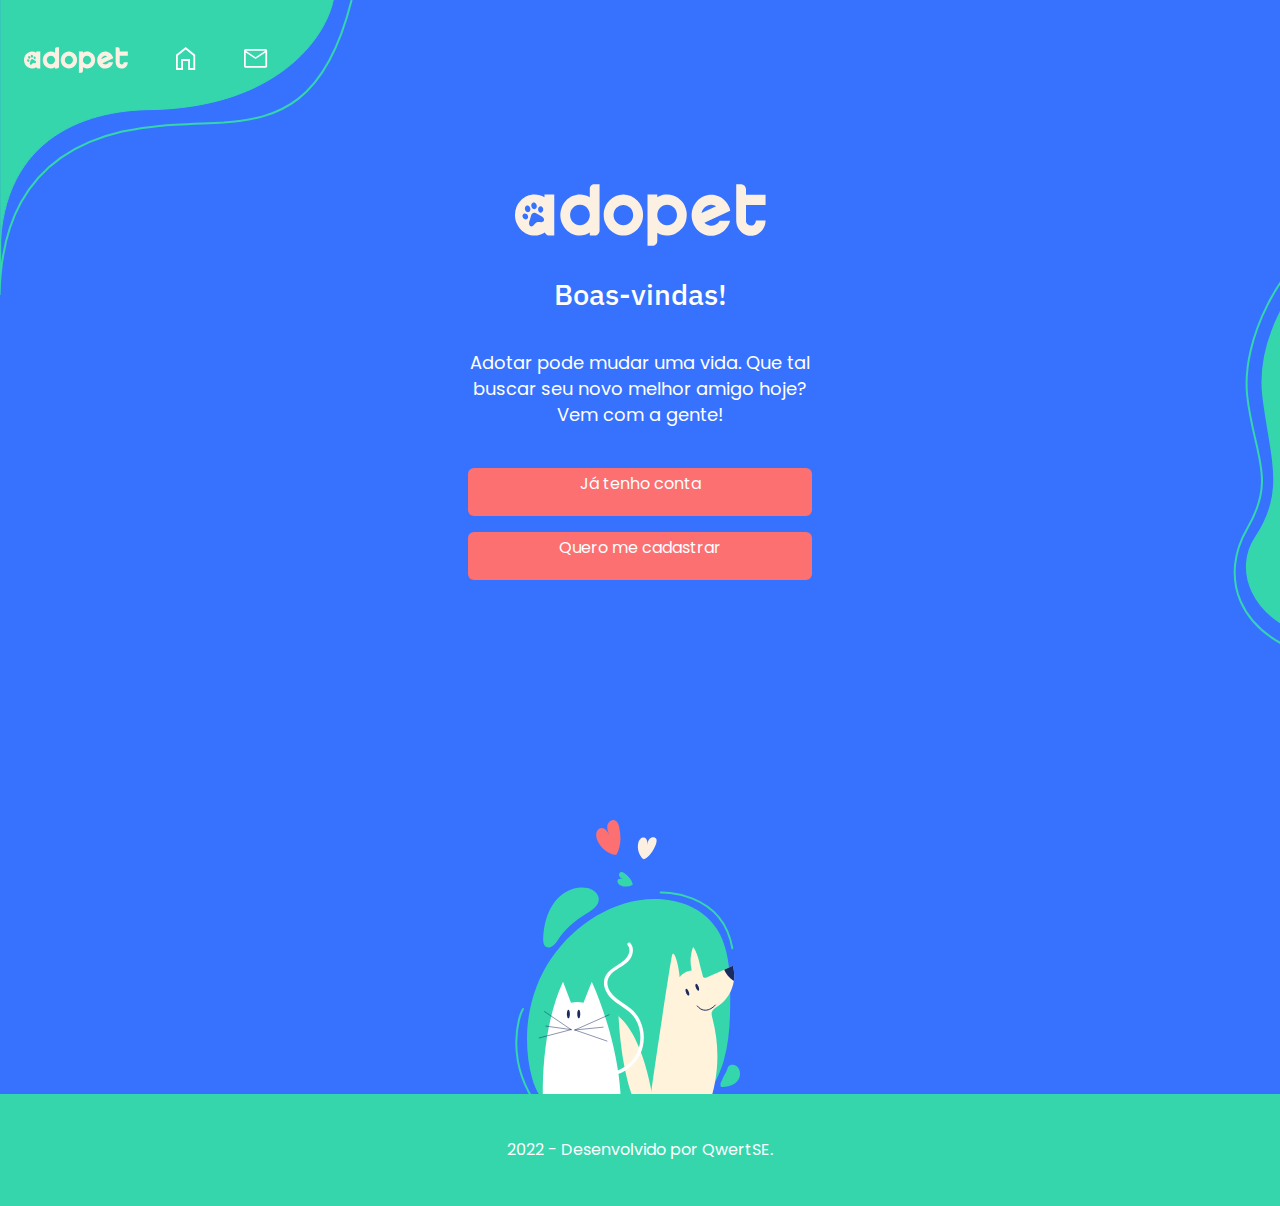
<file: index.html>
<!DOCTYPE html>
<html lang="pt-BR">
  <head>
    <meta charset="UTF-8" />
    <meta http-equiv="X-UA-Compatible" content="IE=edge" />
    <meta name="viewport" content="width=device-width, initial-scale=1.0" />

    <!-- Font -->

    <link rel="preconnect" href="https://fonts.googleapis.com" />
    <link rel="preconnect" href="https://fonts.gstatic.com" crossorigin />
    <link
      href="https://fonts.googleapis.com/css2?family=IBM+Plex+Sans&family=Poppins&display=swap"
      rel="stylesheet"
    />

    <!-- CSS -->
    <link rel="stylesheet" href="./assets/css/reset.css" />
    <link rel="stylesheet" href="./assets/css/style.css" />
    <link rel="stylesheet" href="./assets/css/index.css" />
    <link rel="stylesheet" href="./assets/css/responsive/responsive_Index.css" />
    <!-- CSS End -->

    <title>AdoPet</title>
  </head>
  <body class="bg-blue">
    <div class="app">
      <header>
        <nav id="menu">
          <img src="./assets/img/Logo.svg" alt="Logo Topo" class="logo__topo" />
          <a href="" id="home"
            ><img src="./assets/img/Casa.svg" alt="home"
          /></a>
          <a href="./mensagem.html" id="msg"
            ><img src="./assets/img/Mensagens.svg" alt="mensagem"
          /></a>
        </nav>
      </header>
      <main class="conteudo">
        <img class="logomarca" src="./assets/img/Logo.svg" alt="Logo AdoPet" />
        <h2 class="title">Boas-vindas!</h2>
        <p class="text">
          Adotar pode mudar uma vida. Que tal buscar seu novo melhor amigo hoje?
          Vem com a gente!
        </p>
        <a class="btn" href="./login.html">Já tenho conta</a>
        <a class="btn" href="./cadastro.html">Quero me cadastrar</a>
        <img
          class="pets"
          src="./assets/img/Ilustração.svg"
          alt="Ilustração pets"
        />
      </main>
      <footer class="rodape">
        <p>2022 - Desenvolvido por QwertSE.</p>
      </footer>
    </div>
  </body>
</html>
</file>
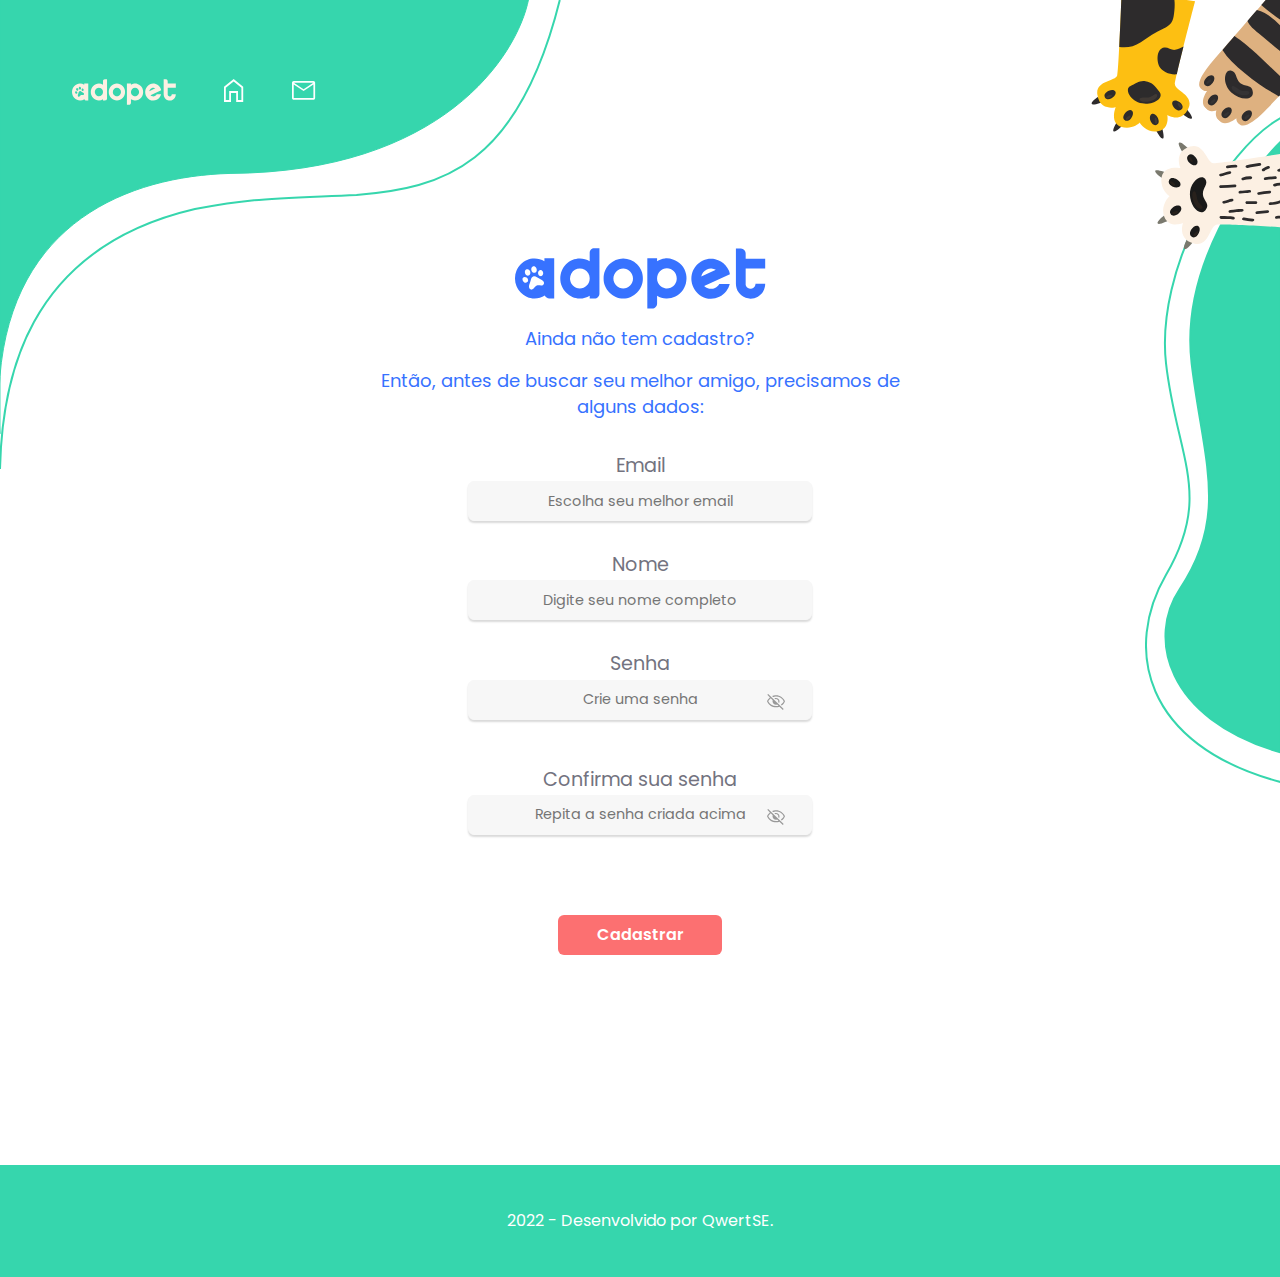
<file: cadastro.html>
<!DOCTYPE html>
<html lang="pt-BR">
  <head>
    <meta charset="UTF-8" />
    <meta http-equiv="X-UA-Compatible" content="IE=edge" />
    <meta name="viewport" content="width=device-width, initial-scale=1.0" />

    <!-- Font -->

    <link rel="preconnect" href="https://fonts.googleapis.com" />
    <link rel="preconnect" href="https://fonts.gstatic.com" crossorigin />
    <link
      href="https://fonts.googleapis.com/css2?family=IBM+Plex+Sans&family=Poppins&display=swap"
      rel="stylesheet"
    />

    <!-- CSS -->
    <link rel="stylesheet" href="./assets/css/reset.css" />
    <link rel="stylesheet" href="./assets/css/style.css" />
    <link rel="stylesheet" href="./assets/css/cadastro.css" />
    <link
      rel="stylesheet"
      href="./assets/css/responsive/responsive_Cadastro.css"
    />
    <!-- CSS End -->

    <title>AdoPet</title>
  </head>
  <body class="bg-white">
    <div class="app">
      <header>
        <nav id="menu">
          <img src="./assets/img/Logo.svg" alt="Logo Topo" class="logo__topo" />
          <a href="./index.html" id="home"
            ><img src="./assets/img/Casa.svg" alt="home"
          /></a>
          <a href="./mensagem.html" id="msg"
            ><img src="./assets/img/Mensagens.svg" alt="mensagem"
          /></a>
        </nav>
      </header>
      <main class="conteudo">
        <img
          class="logomarca"
          src="./assets/img/LogoBlue.svg"
          alt="Logo AdoPet"
        />
        <p class="title">Ainda não tem cadastro?</p>
        <p class="text">
          Então, antes de buscar seu melhor amigo, precisamos de alguns dados:
        </p>
        <form class="form__info" action="./login.html">
          <label for="email" id="label__info" class="label__email">Email</label>
          <input
            type="email"
            name="email"
            id="email"
            class="input__info"
            placeholder="Escolha seu melhor email"
          />
          <label for="nome" id="label__info" class="label__nome">Nome</label>
          <input
            type="text"
            name="nome"
            id="nome"
            class="input__info"
            placeholder="Digite seu nome completo"
          />
          <label for="senha" id="label__info" class="label__senha">Senha</label>
          <input
            type="password"
            name="senha"
            id="senha"
            class="input__info"
            placeholder="Crie uma senha"
          />
          <img src="./assets/img/eye.svg" alt="" class="eye" id="eye1" />
          <label for="repetirSenha" id="label__info" class="label__confirmar"
            >Confirma sua senha</label
          >
          <input
            type="password"
            name="repetirSenha"
            id="repetirSenha"
            class="input__info"
            placeholder="Repita a senha criada acima"
          />
          <img src="./assets/img/eye.svg" alt="" class="eye" id="eye2" />

          <button class="btn-submit">Cadastrar</button>
        </form>
      </main>
      <footer class="rodape">
        <p>2022 - Desenvolvido por QwertSE.</p>
      </footer>
    </div>
  </body>
</html>
</file>
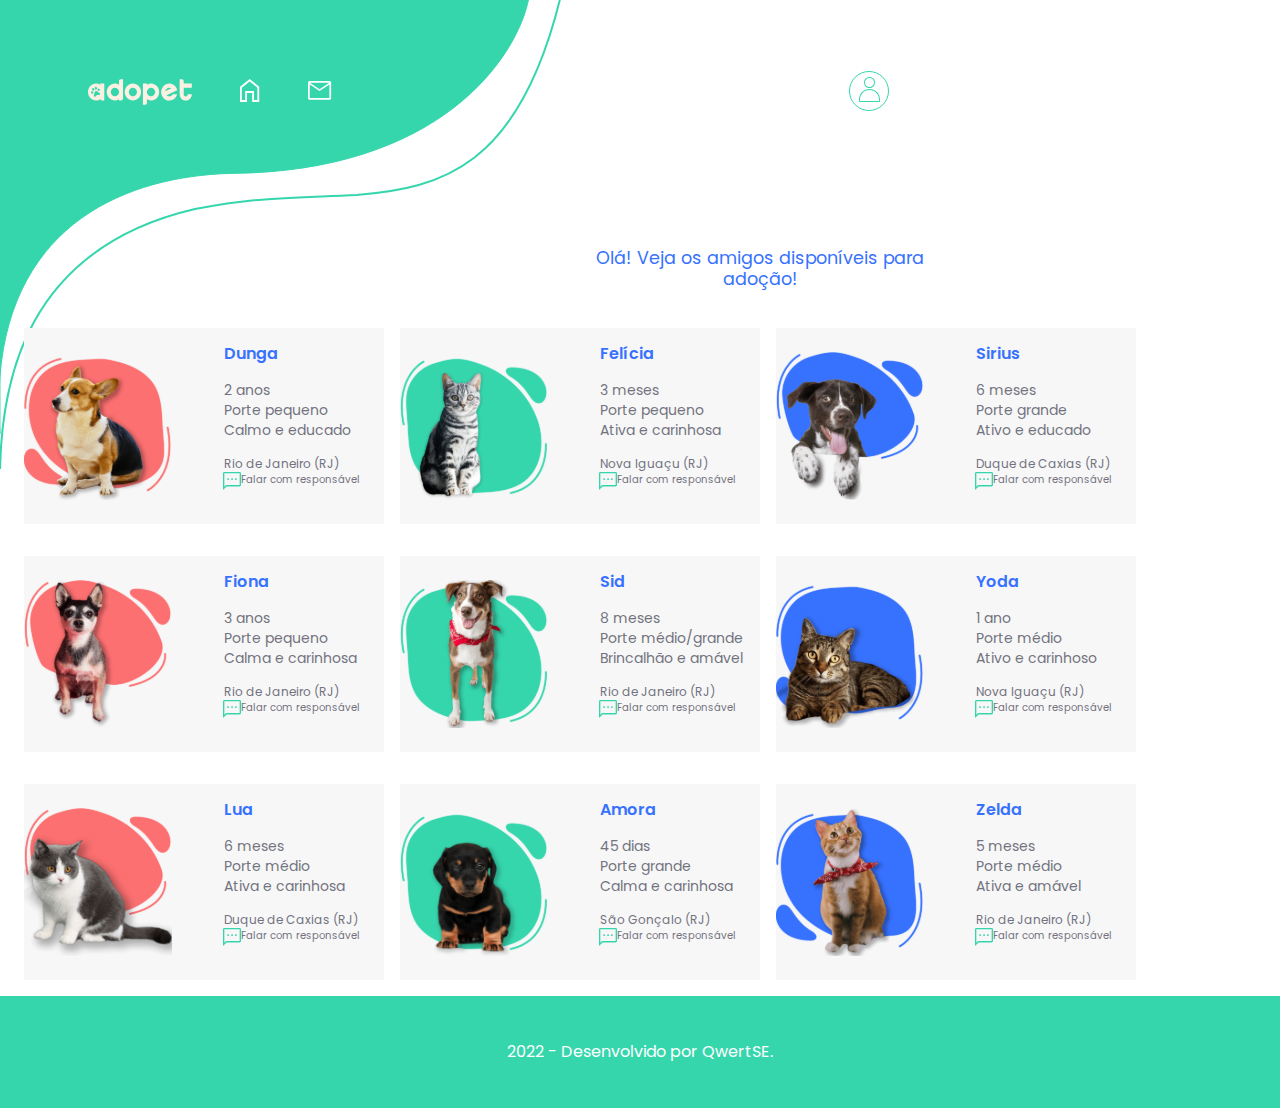
<file: home.html>
<!DOCTYPE html>
<html lang="pt-BR">
  <head>
    <meta charset="UTF-8" />
    <meta http-equiv="X-UA-Compatible" content="IE=edge" />
    <meta name="viewport" content="width=device-width, initial-scale=1.0" />

    <!-- Font -->

    <link rel="preconnect" href="https://fonts.googleapis.com" />
    <link rel="preconnect" href="https://fonts.gstatic.com" crossorigin />
    <link
      href="https://fonts.googleapis.com/css2?family=IBM+Plex+Sans&family=Poppins&display=swap"
      rel="stylesheet"
    />

    <!-- CSS -->
    <link rel="stylesheet" href="./assets/css/reset.css" />
    <link rel="stylesheet" href="./assets/css/style.css" />
    <link rel="stylesheet" href="./assets/css/home.css" />
    <link rel="stylesheet" href="./assets/css/responsive/responsive_Home.css" />
    <!-- CSS End -->

    <title>AdoPet</title>
  </head>
  <body class="bg-white">
    <div class="app">
      <header>
        <nav id="menu">
          <img src="./assets/img/Logo.svg" alt="" class="logo__topo" />
          <a href="./index.html" id="home"
            ><img src="./assets/img/Casa.svg" alt="home"
          /></a>
          <a href="./mensagem.html" id="msg"
            ><img src="./assets/img/Mensagens.svg" alt="mensagem"
          /></a>

          <a href="./perfil.html" id="perfil"
            ><img src="./assets/img/Usuario.svg" alt="home"
          /></a>
        </nav>
      </header>
      <main class="conteudo">
        <p class="text">Olá! Veja os amigos disponíveis para adoção!</p>
        <section class="galeria">
          <div class="cardPet">
            <img
              src="./assets/img/ImgPets/Imagem Dunga.svg"
              alt=""
              class="card__Img"
            />

            <div class="card__petInfo">
              <h2 class="card__nomePet">Dunga</h2>
              <p class="card__descriPet" name="idade">2 anos</p>
              <p class="card__descriPet" name="porte">Porte pequeno</p>
              <p class="card__descriPet" name="sobre">Calmo e educado</p>
            </div>
            <div class="card__contato">
              <p class="localidade">Rio de Janeiro (RJ)</p>
              <p class="contactar">Falar com responsável</p>
              <a href="./mensagem.html"
                ><img
                  class="iconeMsg"
                  src="./assets/img/iconeMensagem.svg"
                  alt="Icone mensagem"
              /></a>
            </div>
          </div>

          <div class="cardPet">
            <img
              src="./assets/img/ImgPets/Imagem -Felícia.svg"
              alt=""
              class="card__Img"
            />

            <div class="card__petInfo">
              <h2 class="card__nomePet">Felícia</h2>
              <p class="card__descriPet" name="idade">3 meses</p>
              <p class="card__descriPet" name="porte">Porte pequeno</p>
              <p class="card__descriPet" name="sobre">Ativa e carinhosa</p>
            </div>
            <div class="card__contato">
              <p class="localidade">Nova Iguaçu (RJ)</p>
              <p class="contactar">Falar com responsável</p>
              <a href="./mensagem.html"
                ><img
                  class="iconeMsg"
                  src="./assets/img/iconeMensagem.svg"
                  alt="Icone mensagem"
              /></a>
            </div>
          </div>

          <div class="cardPet">
            <img
              src="./assets/img/ImgPets/Imagem - sirius.svg"
              alt=""
              class="card__Img"
            />

            <div class="card__petInfo">
              <h2 class="card__nomePet">Sirius</h2>
              <p class="card__descriPet" name="idade">6 meses</p>
              <p class="card__descriPet" name="porte">Porte grande</p>
              <p class="card__descriPet" name="sobre">Ativo e educado</p>
            </div>
            <div class="card__contato">
              <p class="localidade">Duque de Caxias (RJ)</p>
              <p class="contactar">Falar com responsável</p>
              <a href="./mensagem.html"
                ><img
                  class="iconeMsg"
                  src="./assets/img/iconeMensagem.svg"
                  alt="Icone mensagem"
              /></a>
            </div>
          </div>
          <div class="cardPet">
            <img
              src="./assets/img/ImgPets/Imagem-Fiona.svg"
              alt=""
              class="card__Img"
            />

            <div class="card__petInfo">
              <h2 class="card__nomePet">Fiona</h2>
              <p class="card__descriPet" name="idade">3 anos</p>
              <p class="card__descriPet" name="porte">Porte pequeno</p>
              <p class="card__descriPet" name="sobre">Calma e carinhosa</p>
            </div>
            <div class="card__contato">
              <p class="localidade">Rio de Janeiro (RJ)</p>
              <p class="contactar">Falar com responsável</p>
              <a href="./mensagem.html"
                ><img
                  class="iconeMsg"
                  src="./assets/img/iconeMensagem.svg"
                  alt="Icone mensagem"
              /></a>
            </div>
          </div>
          <div class="cardPet">
            <img
              src="./assets/img/ImgPets/Imagem - Sid.svg"
              alt=""
              class="card__Img"
            />

            <div class="card__petInfo">
              <h2 class="card__nomePet">Sid</h2>
              <p class="card__descriPet" name="idade">8 meses</p>
              <p class="card__descriPet" name="porte">Porte médio/grande</p>
              <p class="card__descriPet" name="sobre">Brincalhão e amável</p>
            </div>
            <div class="card__contato">
              <p class="localidade">Rio de Janeiro (RJ)</p>
              <p class="contactar">Falar com responsável</p>
              <a href="./mensagem.html"
                ><img
                  class="iconeMsg"
                  src="./assets/img/iconeMensagem.svg"
                  alt="Icone mensagem"
              /></a>
            </div>
          </div>

          <div class="cardPet">
            <img
              src="./assets/img/ImgPets/Imagem - Yoda.svg"
              alt=""
              class="card__Img"
            />

            <div class="card__petInfo">
              <h2 class="card__nomePet">Yoda</h2>
              <p class="card__descriPet" name="idade">1 ano</p>
              <p class="card__descriPet" name="porte">Porte médio</p>
              <p class="card__descriPet" name="sobre">Ativo e carinhoso</p>
            </div>
            <div class="card__contato">
              <p class="localidade">Nova Iguaçu (RJ)</p>
              <p class="contactar">Falar com responsável</p>
              <a href="./mensagem.html"
                ><img
                  class="iconeMsg"
                  src="./assets/img/iconeMensagem.svg"
                  alt="Icone mensagem"
              /></a>
            </div>
          </div>

          <div class="cardPet">
            <img
              src="./assets/img/ImgPets/Imagem - Lua.svg"
              alt=""
              class="card__Img"
            />

            <div class="card__petInfo">
              <h2 class="card__nomePet">Lua</h2>
              <p class="card__descriPet" name="idade">6 meses</p>
              <p class="card__descriPet" name="porte">Porte médio</p>
              <p class="card__descriPet" name="sobre">Ativa e carinhosa</p>
            </div>
            <div class="card__contato">
              <p class="localidade">Duque de Caxias (RJ)</p>
              <p class="contactar">Falar com responsável</p>
              <a href="./mensagem.html"
                ><img
                  class="iconeMsg"
                  src="./assets/img/iconeMensagem.svg"
                  alt="Icone mensagem"
              /></a>
            </div>
          </div>

          <div class="cardPet">
            <img
              src="./assets/img/ImgPets/Imagem - Amora.svg"
              alt=""
              class="card__Img"
            />

            <div class="card__petInfo">
              <h2 class="card__nomePet">Amora</h2>
              <p class="card__descriPet" name="idade">45 dias</p>
              <p class="card__descriPet" name="porte">Porte grande</p>
              <p class="card__descriPet" name="sobre">Calma e carinhosa</p>
            </div>
            <div class="card__contato">
              <p class="localidade">São Gonçalo (RJ)</p>
              <p class="contactar">Falar com responsável</p>
              <a href="./mensagem.html"
                ><img
                  class="iconeMsg"
                  src="./assets/img/iconeMensagem.svg"
                  alt="Icone mensagem"
              /></a>
            </div>
          </div>

          <div class="cardPet">
            <img
              src="./assets/img/ImgPets/Imagem- Zelda.svg"
              alt=""
              class="card__Img"
            />

            <div class="card__petInfo">
              <h2 class="card__nomePet">Zelda</h2>
              <p class="card__descriPet" name="idade">5 meses</p>
              <p class="card__descriPet" name="porte">Porte médio</p>
              <p class="card__descriPet" name="sobre">Ativa e amável</p>
            </div>
            <div class="card__contato">
              <p class="localidade">Rio de Janeiro (RJ)</p>
              <p class="contactar">Falar com responsável</p>
              <a href="./mensagem.html"
                ><img
                  class="iconeMsg"
                  src="./assets/img/iconeMensagem.svg"
                  alt="Icone mensagem"
              /></a>
            </div>
          </div>
        </section>
      </main>
      <footer class="rodape">
        <p>2022 - Desenvolvido por QwertSE.</p>
      </footer>
    </div>
  </body>
</html>
</file>
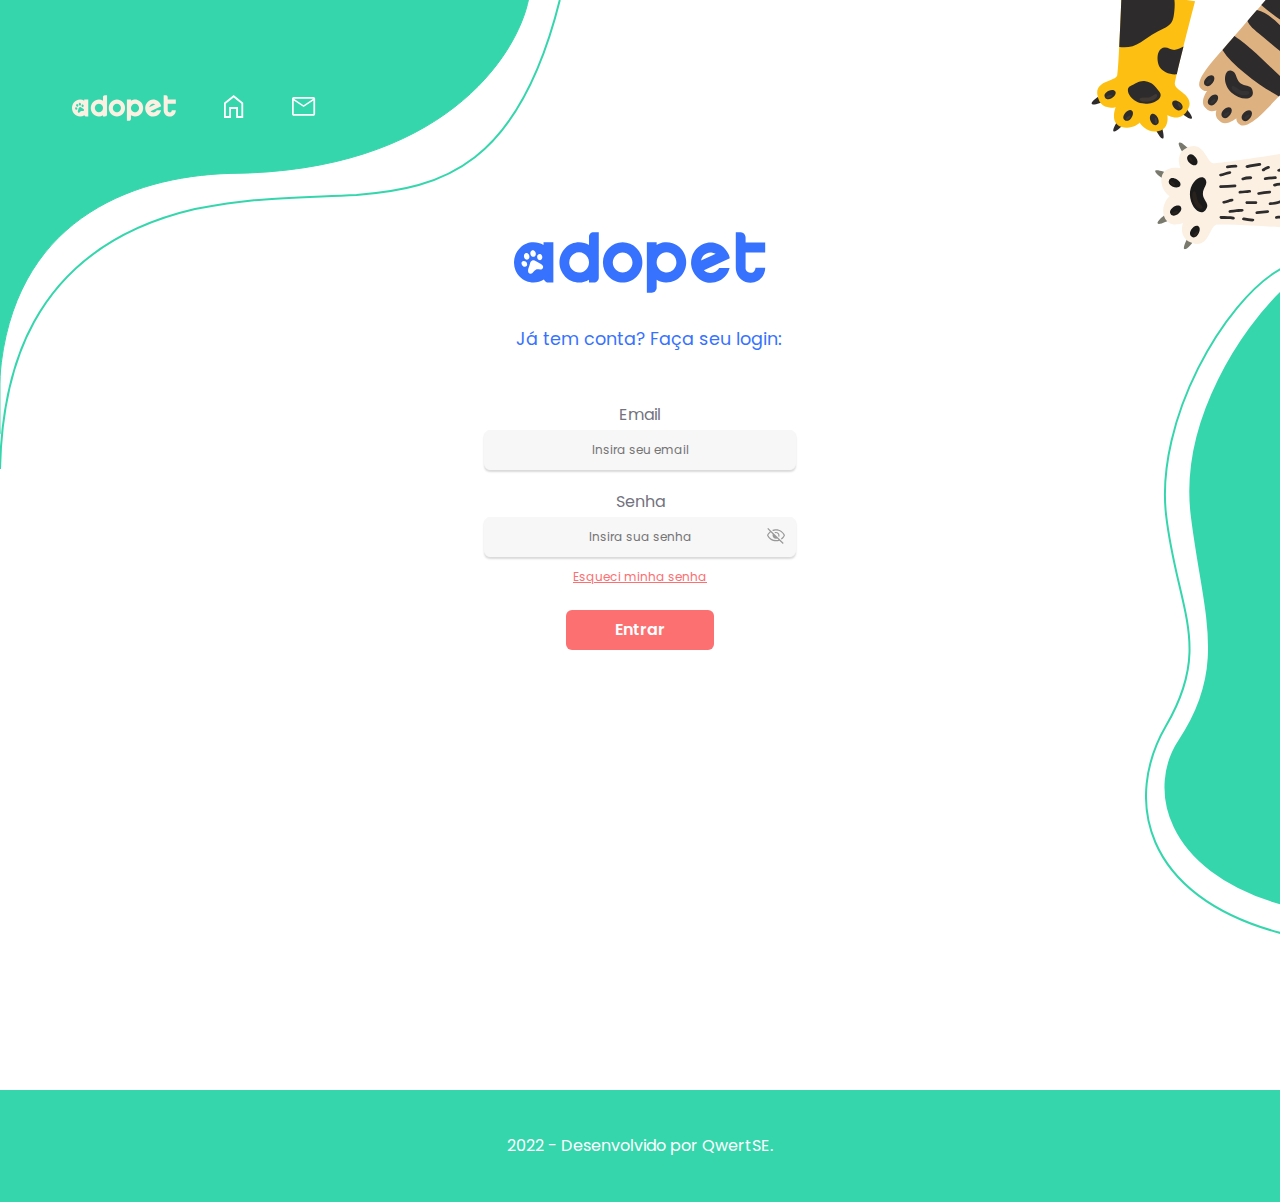
<file: login.html>
<!DOCTYPE html>
<html lang="pt-BR">
  <head>
    <meta charset="UTF-8" />
    <meta http-equiv="X-UA-Compatible" content="IE=edge" />
    <meta name="viewport" content="width=device-width, initial-scale=1.0" />

    <!-- Font -->

    <link rel="preconnect" href="https://fonts.googleapis.com" />
    <link rel="preconnect" href="https://fonts.gstatic.com" crossorigin />
    <link
      href="https://fonts.googleapis.com/css2?family=IBM+Plex+Sans&family=Poppins&display=swap"
      rel="stylesheet"
    />

    <!-- CSS -->
    <link rel="stylesheet" href="./assets/css/reset.css" />
    <link rel="stylesheet" href="./assets/css/style.css" />
    <link rel="stylesheet" href="./assets/css/login.css" />
    <link rel="stylesheet" href="./assets/css/responsive/responsive_Login.css">
    <!-- CSS End -->

    <title>AdoPet</title>
  </head>
  <body class="bg-white">
    <div class="app">
      <header>
        <nav id="menu">
          <img src="./assets/img/Logo.svg" alt="" class="logo__topo">
          <a href="./index.html" id="home"
            ><img src="./assets/img/Casa.svg" alt="home"
          /></a>
          <a href="./mensagem.html" id="msg"
            ><img src="./assets/img/Mensagens.svg" alt="mensagem"
          /></a>

        </nav>
      </header>
      <main class="conteudo">
        <img
          class="logomarca"
          src="./assets/img/LogoBlue.svg"
          alt="Logo AdoPet"
        />
        <p class="text">Já tem conta? Faça seu login:</p>
        <form class="form__info" action="./home.html">
          <label for="email" id="label__info">Email</label>
          <input
            type="email"
            name="email"
            id="email"
            class="input__info"
            placeholder="Insira seu email"
          />
          <label for="senha" id="label__info">Senha</label>
          <input
            type="password"
            name="senha"
            id="senha"
            class="input__info"
            placeholder="Insira sua senha"
          />
          <img src="./assets/img/eye.svg" alt="" class="eye" />
          <a href="#" class="resetSenha">Esqueci minha senha</a>

          <button class="btn-submit">Entrar</button>
        </form>
      </main>
      <footer class="rodape">
        <p>2022 - Desenvolvido por QwertSE.</p>
      </footer>
    </div>
  </body>
</html>
</file>
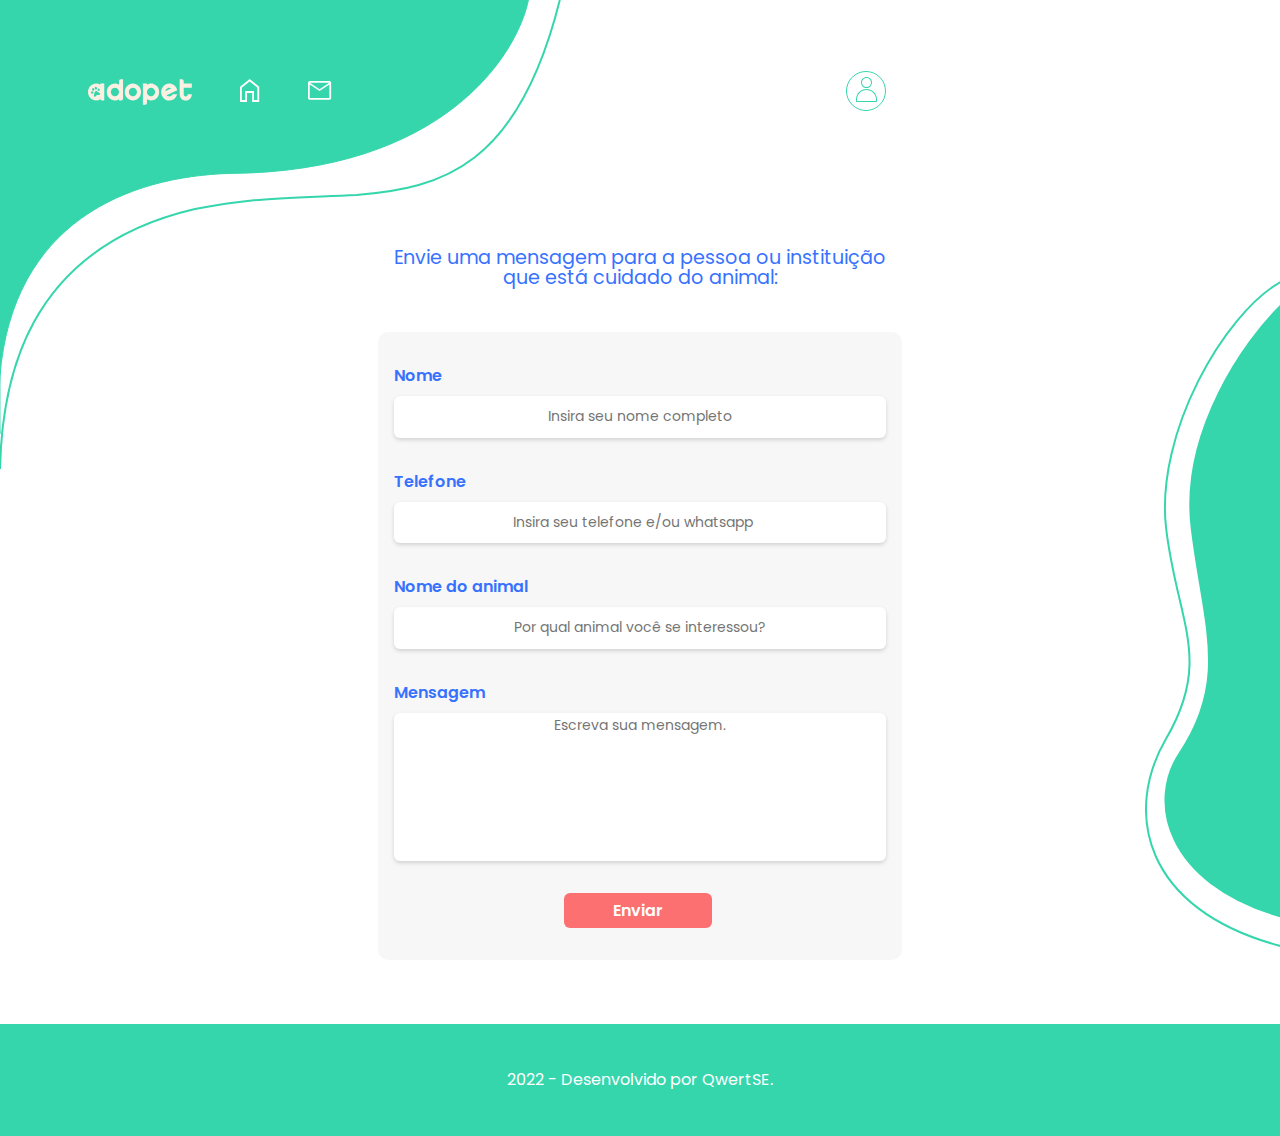
<file: mensagem.html>
<!DOCTYPE html>
<html lang="pt-BR">
  <head>
    <meta charset="UTF-8" />
    <meta http-equiv="X-UA-Compatible" content="IE=edge" />
    <meta name="viewport" content="width=device-width, initial-scale=1.0" />

    <!-- Font -->

    <link rel="preconnect" href="https://fonts.googleapis.com" />
    <link rel="preconnect" href="https://fonts.gstatic.com" crossorigin />
    <link
      href="https://fonts.googleapis.com/css2?family=IBM+Plex+Sans&family=Poppins&display=swap"
      rel="stylesheet"
    />

    <!-- CSS -->
    <link rel="stylesheet" href="./assets/css/reset.css" />
    <link rel="stylesheet" href="./assets/css/style.css" />
    <link rel="stylesheet" href="./assets/css/mensagem.css" />
    <link
      rel="stylesheet"
      href="./assets/css/responsive/responsive_Mensagem.css"
    />
    <!-- CSS End -->

    <title>AdoPet</title>
  </head>
  <body class="bg-white">
    <div class="app">
      <header>
        <nav id="menu">
          <img src="./assets/img/Logo.svg" alt="" class="logo__topo" />
          <a href="./index.html" id="home"
            ><img src="./assets/img/Casa.svg" alt="home"
          /></a>
          <a href="./mensagem.html" id="msg"
            ><img src="./assets/img/Mensagens.svg" alt="mensagem"
          /></a>

          <a href="./perfil.html" id="perfil"
            ><img src="./assets/img/Usuario.svg" alt="Icone-Perfil"
          /></a>
        </nav>
      </header>
      <main class="conteudo">
        <p class="text">
          Envie uma mensagem para a pessoa ou instituição que está cuidado do
          animal:
        </p>
        <form class="form__info" action="home.html">
          <label for="nome" class="form__label">Nome</label>
          <input
            type="text"
            name="nome"
            placeholder="Insira seu nome completo"
            class="form__input"
          />

          <label for="telefone" class="form__label">Telefone</label>
          <input
            type="number"
            name="telefone"
            placeholder="Insira seu telefone e/ou whatsapp"
            class="form__input"
          />

          <label for="nomeAnimal" class="form__label">Nome do animal</label>
          <input
            type="text"
            placeholder="Por qual animal você se interessou?"
            class="form__input"
          />
          <label for="mensagem" class="form__label">Mensagem</label>
          <textarea
            name="mensagem"
            id="msg-textArea"
            cols="30"
            rows="10"
            placeholder="Escreva sua mensagem."
            class="form__input"
          ></textarea>

          <button class="btn-submit">Enviar</button>
        </form>
      </main>
      <footer class="rodape">
        <p>2022 - Desenvolvido por QwertSE.</p>
      </footer>
    </div>
  </body>
</html>
</file>
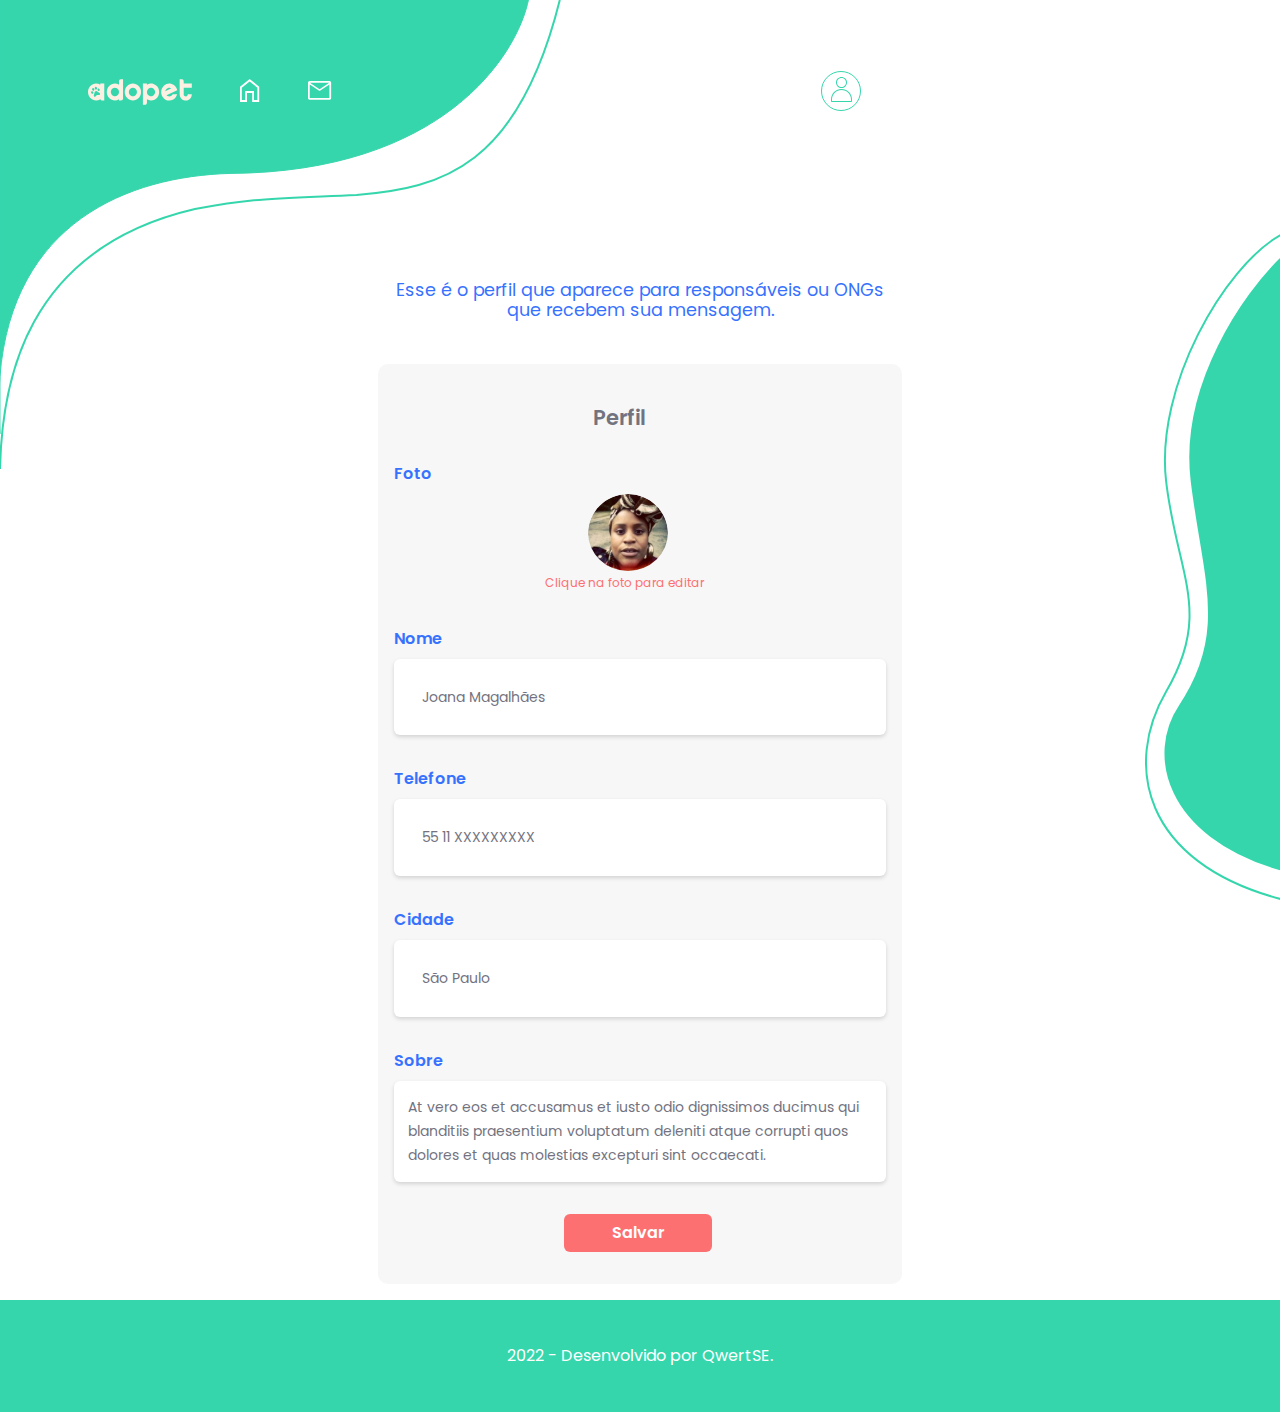
<file: perfil.html>
<!DOCTYPE html>
<html lang="pt-BR">
  <head>
    <meta charset="UTF-8" />
    <meta http-equiv="X-UA-Compatible" content="IE=edge" />
    <meta name="viewport" content="width=device-width, initial-scale=1.0" />

    <!-- Font -->

    <link rel="preconnect" href="https://fonts.googleapis.com" />
    <link rel="preconnect" href="https://fonts.gstatic.com" crossorigin />
    <link
      href="https://fonts.googleapis.com/css2?family=IBM+Plex+Sans&family=Poppins&display=swap"
      rel="stylesheet"
    />

    <!-- CSS -->
    <link rel="stylesheet" href="./assets/css/reset.css" />
    <link rel="stylesheet" href="./assets/css/style.css" />
    <link rel="stylesheet" href="./assets/css/perfil.css" />
    <link
      rel="stylesheet"
      href="./assets/css/responsive/responsive_Perfil.css"
    />
    <!-- CSS End -->

    <title>AdoPet</title>
  </head>
  <body class="bg-white">
    <div class="app">
      <header>
        <nav id="menu">
          <img src="./assets/img/Logo.svg" alt="" class="logo__topo" />
          <a href="./index.html" id="home"
            ><img src="./assets/img/Casa.svg" alt="home"
          /></a>
          <a href="./mensagem.html" id="msg"
            ><img src="./assets/img/Mensagens.svg" alt="mensagem"
          /></a>

          <a href="./perfil.html" id="perfil"
            ><img src="./assets/img/Usuario.svg" alt="Icone-Perfil"
          /></a>
        </nav>
      </header>
      <main class="conteudo">
        <p class="text">
          Esse é o perfil que aparece para responsáveis ou ONGs que recebem sua
          mensagem.
        </p>
        <form class="form__info" action="home.html">
          <h3 class="perfil">Perfil</h3>
          <label for="profile" class="form__label">Foto</label>
          <div class="profile"></div>
          <h4 class="info_Perfil">Clique na foto para editar</h4>
          <label for="nome" class="form__label">Nome</label>
          <input
            type="text"
            name="nome"
            placeholder="Insira seu nome completo"
            class="form__input"
            value="Joana Magalhães"
          />

          <label for="telefone" class="form__label">Telefone</label>
          <input
            type="tel"
            name="telefone"
            placeholder="Insira seu telefone e/ou whatsapp"
            class="form__input"
            value="55 11 XXXXXXXXX"
          />

          <label for="cidade" class="form__label">Cidade</label>
          <input
            type="text"
            placeholder="Cidade"
            class="form__input"
            value="São Paulo"
          />
          <label for="mensagem" class="form__label">Sobre</label>
          <textarea
            name="mensagem"
            cols="30"
            rows="10"
            placeholder="Escreva sobre você."
            class="form__input msg-textArea"
          >
At vero eos et accusamus et iusto odio dignissimos ducimus qui blanditiis praesentium voluptatum deleniti atque corrupti quos dolores et quas molestias excepturi sint occaecati.</textarea
          >

          <button class="btn-submit">Salvar</button>
        </form>
      </main>
      <footer class="rodape">
        <p>2022 - Desenvolvido por QwertSE.</p>
      </footer>
    </div>
  </body>
</html>
</file>
<file: assets/css/style.css>
:root {
  --blue: #3772ff;
  --white: #ffffff;
  --light-red: #fc7071;
  --light-green: #36d6ad;
  --cream: #fcf0e3;
  --dark-gray: #737380;
  --medium-gray: #bcbcbc;
  --light-gray: #f7f7f7;

  --primaryFont: "Poppins", sans-serif;
  --secodaryFont: "IBM Plex Sans", sans-serif;
}

* {
  padding: 0;
  margin: 0;
  box-sizing: border-box;
}

#menu {
  display: flex;
  align-items: center;
  width: 100vw;
  height: 120px;
}

#menu > a {
  padding-left: 3rem;
}

.conteudo {
  text-align: center;
}
</file>
<file: assets/css/index.css>
body {
  background-image: url("../img/Vector1.svg"), url("../img/Vector2.svg");
  background-repeat: no-repeat;
  background-position: top left, right -2% center;
  min-height: 100vh;
}

.bg-blue {
  background-color: var(--blue);
}

.title {
  color: var(--white);
  font-family: var(--secodaryFont);
  font-weight: 500;
  font-size: 1.6em;
  line-height: 48px;

  margin-top: 1.5rem;
}

.logomarca {
  margin-top: 4rem;
}

.logo__topo{
display: none;
}

.conteudo {
  display: flex;
  flex-direction: column;
  justify-content: center;
  align-items: center;
}

.text {
  color: var(--white);
  font-family: var(--primaryFont);
  font-weight: 400;
  font-size: 1em;
  line-height: 24px;
  height: 72px;
  width: 248px;
  margin: 2rem 0rem 2.5rem 0;
}

.btn {
  margin-bottom: 1rem;
  background-color: var(--light-red);
  border-radius: 6px;


  width: 180px;
  height: 40px;

  text-decoration: none;
  font-family: var(--primaryFont);
  color: var(--white);
  font-size: 1em;
  padding: 0.5em;
}

.btn:hover{
  transform: scale(1.1);
}

.pets {
  padding-right: 3rem;
  margin-bottom: -25px;
}

.rodape {
  position: absolute;
  background-color: var(--light-green);
  color: var(--white);
  font-family: var(--primaryFont);

  width: 100vw;
  padding: 3rem 0 3rem 0;

  text-align: center;
}
</file>
<file: assets/css/responsive/responsive_Index.css>
@media screen and (min-width: 768px) and (max-width: 1400px) {
  .logo__topo {
    display: block;

    width: 128px;
    height: 30px;
    padding-left: 1.5rem;
  }

  .logomarca {
    width: 251px;
    height: 62px;
  }

  .title {
    width: 233px;
    height: 48px;
    font-size: 1.8em;
  }

  .text {
    width: 344px;
    height: 78px;
    font-size: 18px;
    line-height: 26px;
  }

  .btn {
    width: 344px;
    height: 48px;
  }

  .pets {
    position: relative;
    top: 14rem;
  }

  .rodape {
    margin-top: 210px;
  }
}

@media screen and (min-width: 1401px) {
  body {
    background-image: url("../../img/VectorDesktop.svg"),
      url("../../img/Vector2Desktop.svg");
  }

  #menu {
    padding: 3rem 0 0 8rem;
  }

  .logo__topo {
    display: block;

    width: 128px;
    height: 30px;
    padding-left: 1.5rem;
  }

  .logomarca {
    width: 260px;
    height: 64px;
  }

  .title {
    font-size: 1.8em;
  }

  .text {
    width: 488px;
    height: 52px;
  }

  .btn {
    width: 362px;
    height: 48px;

    font-size: 1.1em;
  }

  .pets {
    position: relative;
    top: 14rem;
  }

  .rodape {
    margin-top: 210px;
  }
}
</file>
<file: assets/css/cadastro.css>
body {
  display: flex;
  align-items: center;
  justify-content: center;

  background-image: url("../img/Vector1.svg"), url("../img/Vector3.svg");
  background-repeat: no-repeat;
  background-position: top left, left top 22rem;
  min-height: 100vh;
}

.logo__topo {
  display: none;
}

.patas{
position: relative;
left: 30%;
top: 2.8rem;
}

.app {
  width: 100vw;
  height: 100vh;
  box-sizing: border-box;
}

.conteudo{
  display: flex;
  flex-direction: column;
  align-items: center;
  justify-content: center;
}
.bg-white {
  background-color: var(--white);
}

.logomarca {
  margin-top: 2rem;
}

.title,
.text {
  color: var(--blue);
  font-family: var(--primaryFont);
  font-weight: 400;
  font-size: 1em;
  line-height: 21px;

  margin-top: 1rem;
}

.text {
  width: 312px;
  height: 71px;
}


.rodape {
  margin-top: 120px;
  background-color: var(--light-green);
  color: var(--white);
  font-family: var(--primaryFont);

  width: 100vw;
  padding: 3rem 0rem 3rem 0rem;

  text-align: center;
}

.form__info {
  display: flex;
  flex-direction: column;
  justify-content: center;
  align-items: center;
}

#label__info {
  font-family: var(--primaryFont);
  color: var(--dark-gray);
  font-weight: 400;
  font-size: 1em;
  line-height: 24px;
  padding: 0.5rem 0rem 0.2rem 0rem;
}

.input__info {
  background-color: var(--light-gray);

  /* Legenda */

  color: var(--medium-gray);
  font-family: "Poppins";
  font-style: normal;
  font-weight: 400;
  font-size: 12px;
  line-height: 16px;
  text-align: center;

  height: 40px;
  width: 312px;

  border: 1px solid var(--light-gray);
  border-radius: 6px;
  box-shadow: 0px 2px 2px rgba(0, 0, 0, 0.15);
}

.eye {
  position: relative;
  left: 8.5rem;
  bottom: 1.8rem;
}

.btn-submit {
  background-color: var(--light-red);

  border: 0px;
  border-radius: 6px;

  width: 148px;
  height: 40px;

  font-family: "Poppins";
  font-style: normal;
  font-weight: 600;
  font-size: 16px;
  line-height: 24px;
  color: var(--white);
}
</file>
<file: assets/css/responsive/responsive_Cadastro.css>
@media screen and (min-width: 768px) and (max-width: 1400px) {
  body {
    background-image: url("../../img/TabletVector.svg"),
      url("../../img/Patas.svg"), url("../../img/TabletVector2.svg");
    background-position: top left, top right, center right;
    background-size: auto, 15%, auto;
  }

  #menu {
    padding: 4rem 0 0 3rem;
  }

  .logo__topo {
    display: block;

    width: 128px;
    height: 30px;
    padding-left: 1.5rem;
  }


  .logomarca {
    width: 251px;
    height: 62px;
  }

  .logomarca {
    margin-top: 8rem;
  }

  .text,
  .title {
    font-size: 18px;
    line-height: 26px;
  }

  .text {
    width: 525px;
    height: 78px;
  }

  #label__info {
    font-size: 1.2em;
  }

  .input__info {
    margin-bottom: 1.5rem;
    width: 344px;
    height: 40px;

    font-size: 0.9em;
  }

  .eye {
    left: 8.5rem;
    bottom: 3.1rem;
  }

  .btn-submit {
    margin-top: 2.5rem;
    width: 164px;
    height: 40px;
  }

  .rodape {
    margin-top: 210px;
  }
}

@media screen and (min-width: 1401px) {
  body {
    background-image: url("../../img/TabletVector.svg"),
      url("../../img/Patas.svg"), url("../../img/TabletVector2.svg");
    background-position: top left, top right -1%, center right -1%;
    background-size: auto, 11%, auto;
  }

  #menu {
    padding: 3rem 0 0 8rem;
  }

  .logo__topo {
    display: block;

    width: 128px;
    height: 30px;
    padding-left: 1.5rem;
  }

  .logomarca {
    width: 260px;
    height: 64px;
  }

  .label__nome {
    order: 1;
  }

  #nome {
    width: 552px;
    height: 40px;
    order: 2;
  }

  .label__email {
    order: 3;
  }

  #email {
    width: 552px;
    height: 40px;
    order: 4;
  }

  .label__senha {
    order: 5;
  }
  #senha {
    order: 6;
    background-image: url("../../img/eye.svg");
    background-repeat: no-repeat;
    background-position: center right 5%;
  }

  .label__confirmar {
    order: 7;
  }

  #repetirSenha {
    order: 8;
    background-image: url("../../img/eye.svg");
    background-repeat: no-repeat;
    background-position: center right 5%;
  }

  .btn-submit {
    order: 9;
    margin-top: 3rem;
  }

  .eye {
    display: none;
  }

  .rodape {
    margin-top: 210px;
  }
}
</file>
<file: assets/css/home.css>
body {
  display: flex;
  align-items: center;
  justify-content: center;

  background-image: url("../img/Vector1.svg");
  background-repeat: no-repeat;
  background-position: top left;
  min-height: 100vh;
}

.logo__topo{
  display: none;
}

#perfil {
  margin-left: 6.5rem;
}

.app {
  box-sizing: border-box;
}
.bg-white {
  background-color: var(--white);
}

.conteudo {
  display: flex;
  flex-direction: column;
  align-items: center;
  justify-content: center;
}

.text {
  box-sizing: border-box;
  color: var(--blue);
  font-family: var(--primaryFont);
  font-weight: 400;
  font-size: 1em;
  line-height: 21px;

  width: 226px;
  height: 40px;

  margin: 2rem 0 2rem 0;
}

.galeria{
  max-width: 1400px;
}

.cardPet {
  display: grid;
  grid-template-areas:
    "img  petInfo"
    "img  contato";
  grid-template-columns: 200px 1fr;

  width: 360px;
  height: 196px;
  margin-bottom: 1rem;
  background-color: var(--light-gray);
}

.card__Img {
  grid-area: img;
  padding-top: 1.5rem;
}

.card__petInfo {
  grid-area: petInfo;
  padding-top: 1rem;
  text-align: left;
}

.card__contato {
  grid-area: contato;
}

.card__petInfo {
  font-family: "Poppins";
  font-style: normal;
  line-height: 20px;
}

.card__petInfo {
  font-size: 14px;
  font-weight: 400;
  color: var(--dark-gray);
}

.card__nomePet {
  margin-bottom: 1rem;

  color: var(--blue);

  font-size: 16px;
  font-weight: 600;
}

.localidade, .contactar {
  font-family: "Poppins";
  font-style: normal;
  font-weight: 400;
  line-height: 16px;
  color: var(--dark-gray);
}

.localidade {
  text-align: left;
  font-size: 12px;
}

.contactar{
    text-align: right;
    font-size: 10px;

    padding-right: 1.5rem;
}

.iconeMsg{
 position: relative;
 right: 4.5rem;
 bottom: 1rem;
}

.rodape {
  background-color: var(--light-green);
  color: var(--white);
  font-family: var(--primaryFont);

  padding: 3rem 0 3rem 0;

  text-align: center;
}
</file>
<file: assets/css/responsive/responsive_Home.css>
@media screen and (min-width: 768px) and (max-width: 1400px) {
  body {
    background-image: url("../../img/TabletVector.svg");
    background-position: top left;
  }

  #menu {
    padding: 4rem 0 0 4rem;
  }

  .logo__topo {
    display: block;

    width: 128px;
    height: 30px;
    padding-left: 1.5rem;
  }

  #perfil {
    position: relative;
    left: 30%;
  }

  .text {
    font-size: 1.1em;

    width: 373px;
    height: 48px;

    margin: 8rem 0 2rem 15rem;
  }

  .galeria {
    display: flex;
    justify-content: flex-start;
    flex-direction: row;
    flex-wrap: wrap;
    gap: 1rem;
    padding-left: 1.5rem;
  }
}

@media screen and (min-width: 1401px) {
  body {
    background-image: url("../../img/VectorDesktop.svg"), url("../../img/Vector2Desktop.svg");
    background-position: top left, center right;
  }

  #menu {
    padding: 4rem 0 0 4rem;
  }

  .logo__topo {
    display: block;

    width: 128px;
    height: 30px;
    padding-left: 1.5rem;
  }

  #perfil {
    position: relative;
    left: 48%;
  }

  .text {
    font-size: 1.1em;

    width: 414px;
    height: 48px;

    margin: 8rem 0 2rem 0rem;
  }

  .galeria {
    display: flex;
    justify-content: flex-start;
    flex-direction: row;
    flex-wrap: wrap;
    gap: 1rem;

    margin-left: 5rem;
  }
}
</file>
<file: assets/css/login.css>
body {
  display: flex;
  align-items: center;
  justify-content: center;

  background-image: url("/assets/img/Vector1.svg"),
      url("/assets/img/Patas.svg"), url("/assets/img/Vector2.svg");
    background-repeat: no-repeat;
    background-position: top left, top right, center right;
    background-size: auto, 8rem, auto;
  min-height: 100vh;
}

.logo__topo{
  display: none;
}

.app {
  box-sizing: border-box;
}
.bg-white {
  background-color: var(--white);
}

.logomarca {
  margin-top: 2rem;
}

.text {
  color: var(--blue);
  font-family: var(--primaryFont);
  font-weight: 400;
  font-size: 1em;
  line-height: 21px;

  height: 71px;
  padding-left: 1rem;
  margin-top: 4.5rem;
}

.rodape {
  margin-top: 225px;
  background-color: var(--light-green);
  color: var(--white);
  font-family: var(--primaryFont);

  padding: 3rem 0rem 3rem 0rem;

  text-align: center;
}

.form__info {
  display: flex;
  flex-direction: column;
  justify-content: center;
  align-items: center;
}

#label__info {
  font-family: var(--primaryFont);
  color: var(--dark-gray);
  font-weight: 400;
  font-size: 1em;
  line-height: 24px;
  padding: 0.2rem 0rem 0.2rem 0rem;
}

.input__info {
  background-color: var(--light-gray);

  /* Legenda */

  color: var(--medium-gray);
  font-family: "Poppins";
  font-style: normal;
  font-weight: 400;
  font-size: 12px;
  line-height: 16px;
  text-align: center;

  height: 40px;
  width: 312px;
  margin-bottom: 1rem;

  border: 1px solid var(--light-gray);
  border-radius: 6px;
  box-shadow: 0px 2px 2px rgba(0, 0, 0, 0.15);
}

.eye {
  position: relative;
  left: 8.5rem;
  bottom: 2.8rem;
}

.resetSenha {
  color: var(--light-red);
  margin: -1.5rem 0rem 1.3rem 0rem;

  font-family: var(--primaryFont);
  font-style: normal;
  font-weight: 400;
  font-size: 12px;
  line-height: 24px;
}

.btn-submit {
  background-color: var(--light-red);

  border: 0px;
  border-radius: 6px;

  width: 148px;
  height: 40px;

  font-family: "Poppins";
  font-style: normal;
  font-weight: 600;
  font-size: 16px;
  line-height: 24px;
  color: var(--white);
}
</file>
<file: assets/css/responsive/responsive_Login.css>
@media screen and (min-width: 768px) and (max-width: 1400px) {
  body {
    background-image: url("../../img/TabletVector.svg"),
      url("../../img/Patas.svg"), url("../../img/TabletVector2.svg");
    background-repeat: no-repeat;
    background-position: top left, top right, center right;
    background-size: auto, 12rem, auto;
  }

  #menu {
    padding: 6rem 0 0 3rem;
  }

  .logo__topo {
    display: block;

    width: 128px;
    height: 30px;
    padding-left: 1.5rem;
  }

  .logomarca {
    margin-top: 7rem;

    width: 252px;
    height: 62px;
  }

  .text {
    margin-top: 2rem;
    font-size: 1.1em;
  }
  
  .rodape{
    margin-top: 440px;
  }
}
@media screen and (min-width: 1401px) {
  body {
    background-image: url("../../img/VectorDesktop.svg"),
      url("../../img/Patas.svg"), url("../../img/Vector2Desktop.svg");
    background-repeat: no-repeat;
    background-position: top left, top right, center right;
    background-size: auto, 12rem, auto;
  }

  #menu {
    padding: 0 0 0 3rem;
  }

  .logo__topo {
    display: block;

    width: 128px;
    height: 30px;
    padding-left: 1.5rem;
  }

  .logomarca {
    margin-top: 1rem;

    width: 252px;
    height: 62px;
  }

  .text {
    margin-top: 4rem;
    font-size: 1.1em;
  }

  #email {
    width: 552px;
    height: 40px;
  }

  .rodape{
    margin-top: 320px;
  }
}
</file>
<file: assets/css/mensagem.css>
body {
  background-image: url("../img/Vector1.svg");
  background-repeat: no-repeat;
  background-position: top left;
  min-height: 100vh;
}

.bg-white {
  background-color: var(--white);
}

.logo__topo{
  display: none;
}

.app {
  box-sizing: border-box;
  height: 100vh;
}

.conteudo {
  display: flex;
  flex-direction: column;
  align-items: center;
}

#perfil {
  margin-left: 6.3rem;
}

.text {
  color: var(--blue);
  font-family: var(--primaryFont);
  font-weight: 400;
  font-size: 1em;
  line-height: 20px;

  height: 61px;
  width: 226px;
  margin: 4.5rem 0 2rem 0;
}

.form__info {
  display: flex;
  flex-direction: column;

  height: 636px;
  width: 312px;
  background-color: var(--light-gray);
  border-radius: 10px;
}

.form__label {
  color: var(--blue);
  text-align: left;
  margin: 2rem 0 0.5rem 1rem;
}

.form__input {
  color: var(--medium-gray);
  font-family: "Poppins";
  font-style: normal;
  font-weight: 400;
  font-size: 14px;
  line-height: 24px;
  text-align: center;

  width: 280px;
  height: 48px;
  margin-left: 1rem;

  border-radius: 6px;
  border: none;
  mix-blend-mode: normal;
  box-shadow: 0px 2px 4px rgba(0, 0, 0, 0.15);
}

#msg-textArea {
  resize: none;
  width: 280px;
  height: 172px;
}

.form__label,
.btn-submit {
  font-family: "Poppins";
  font-style: normal;
  font-weight: 600;
  font-size: 16px;
  line-height: 24px;
}

.btn-submit {
  background-color: var(--light-red);

  border: 0px;
  border-radius: 6px;

  width: 148px;
  height: 40px;

  color: var(--white);
  margin: 2rem 5.1rem 2rem 5.1rem;
}

.rodape {
  /* margin-top: 225px; */
  background-color: var(--light-green);
  color: var(--white);
  font-family: var(--primaryFont);

  padding: 3rem 0rem 3rem 0rem;

  text-align: center;
}
</file>
<file: assets/css/responsive/responsive_Mensagem.css>
@media screen and (min-width: 768px) and (max-width: 1400px) {
  body {
    background-image: url("../../img/TabletVector.svg"),
      url("../../img/TabletVector2.svg");
    background-position: top left, top 120% right;
  }

  #menu {
    padding: 4rem 0 0 4rem;
  }

  .logo__topo {
    display: block;

    width: 128px;
    height: 30px;
    padding-left: 1.5rem;
  }

  #perfil {
    position: relative;
    left: 30%;
  }

  .text {
    font-size: 1.2em;

    width: 524px;
    height: 52px;

    margin-top: 8rem;
  }

  .form__info {
    width: 524px;
    height: 628px;
  }

  .form__input {
    width: 492px;
    height: 48px;
  }

  #msg-textArea {
    width: 492px;
    height: 172px;
  }

  .btn-submit {
    position: relative;
    left: 20%;
  }

  .rodape {
    margin-top: 4rem;
  }
}
@media screen and (min-width: 1401px) {
  body {
    background-image: url("../../img/VectorDesktop.svg"),
      url("../../img/Vector2Desktop.svg");
    background-position: top left, top 50% right;
  }

  #menu {
    padding: 4rem 0 0 10rem;
  }

  .logo__topo {
    display: block;

    width: 128px;
    height: 30px;
    padding-left: 1.5rem;
  }

  #perfil {
    position: relative;
    left: 30%;
  }

  .text {
    font-size: 1.2em;

    width: 524px;
    height: 52px;

    margin-top: 8rem;
  }

  .form__info {
    width: 552px;
    height: 623px;
  }

  .form__input {
    width: 492px;
    height: 48px;
  }

  #msg-textArea {
    width: 492px;
    height: 172px;
  }

  .btn-submit {
    position: relative;
    left: 20%;
  }

  .rodape {
    margin-top: 4rem;
  }
}
</file>
<file: assets/css/perfil.css>
body {
  background-image: url("../img/Vector1.svg");
  background-repeat: no-repeat;
  background-position: top left;
  min-height: 100vh;
}

.logo__topo{
  display: none;
}

.bg-white {
  background-color: var(--white);
}

.app {
  box-sizing: border-box;
  height: 100vh;
}

.conteudo {
  display: flex;
  flex-direction: column;
  align-items: center;
}

#perfil {
  margin-left: 6.3rem;
}

.text {
  color: var(--blue);
  font-family: var(--primaryFont);
  font-weight: 400;
  font-size: 1em;
  line-height: 20px;

  height: 61px;
  width: 247px;
  margin: 4.5rem 0 2rem 0;
}

.form__info {
  display: flex;
  flex-direction: column;

  height: 825px;
  width: 312px;
  margin-bottom: 1rem;

  background-color: var(--light-gray);
  border-radius: 10px;
}

.perfil,
.form__input,
.form__label,
.btn-submit,
.rodape,
.info_Perfil {
  font-family: var(--primaryFont);
  font-style: normal;
}

.perfil {
  color: var(--dark-gray);

  font-weight: 600;
  font-size: 21px;
  line-height: 24px;

  padding: 2em 8em 0 6em;
}

.profile {
  height: 120px;
  width: 80px;

  margin: 1em 8em 0.3em 7em;

  background: url("..//img/fotoExemplo.svg") no-repeat;
  border-radius: 50%;
}
.info_Perfil {
  color: var(--light-red);
  font-weight: 400;
  font-size: 12px;
  line-height: 24px;
}

.form__label {
  color: var(--blue);
  text-align: left;
  margin: 2rem 0 0.5rem 1rem;
}

.form__input {
  color: var(--dark-gray);

  font-weight: 400;
  font-size: 14px;
  line-height: 24px;
  text-align: left;
  padding-left: 2em;

  width: 280px;
  height: 48px;
  margin-left: 1rem;

  border-radius: 6px;
  border: none;
  mix-blend-mode: normal;
  box-shadow: 0px 2px 4px rgba(0, 0, 0, 0.15);
}

.msg-textArea {
  resize: none;
  width: 280px;
  height: 176px;
  padding: 1em;
}

.form__label,
.btn-submit {
  font-weight: 600;
  font-size: 16px;
  line-height: 24px;
}

.btn-submit {
  background-color: var(--light-red);

  border: 0px;
  border-radius: 6px;

  width: 148px;
  height: 40px;

  color: var(--white);
  margin: 2rem 5.1rem 2rem 5.1rem;
}

.rodape {
  /* margin-top: 225px; */
  background-color: var(--light-green);
  color: var(--white);

  padding: 3rem 0rem 3rem 0rem;

  text-align: center;
}
</file>
<file: assets/css/responsive/responsive_Perfil.css>
@media screen and (min-width: 768px) and (max-width: 1400px) {
  body {
    background-image: url("../../img/TabletVector.svg"),
      url("../../img/TabletVector2.svg");
    background-position: top left, top 100% right;
  }

  #menu {
    padding: 4rem 0 0 4rem;
  }

  .logo__topo {
    display: block;

    width: 128px;
    height: 30px;
    padding-left: 1.5rem;
  }

  #perfil {
    position: relative;
    left: 28%;
  }

  .text {
    font-size: 1.1em;

    margin-top: 10rem;

    width: 524px;
    height: 52px;
  }

  .form__info {
    width: 524px;
    height: 920px;
  }

  .profile {
    margin: 0 0 0 0;

    position: relative;
    left: 40%;

    height: 80px;
    width: 80px;
  }

  .info_Perfil {
    margin-right: 2rem;
  }

  .form__input {
    width: 492px;
    height: 80px;
  }

  .msg-textArea {
    width: 492px;
    height: 104px;
  }

  .btn-submit {
    position: relative;
    left: 20%;
  }
}
@media screen and (min-width: 1401px) {
  body {
    background-image: url("../../img/VectorDesktop.svg"),
      url("../../img/Vector2Desktop.svg");
    background-position: top left, top 100% right;
  }

  #menu {
    padding: 4rem 0 0 4rem;
  }

  .logo__topo {
    display: block;

    width: 128px;
    height: 30px;
    padding-left: 1.5rem;
  }

  #perfil {
    position: relative;
    left: 65%;
  }

  .text {
    font-size: 1.1em;

    margin-top: 10rem;

    width: 524px;
    height: 52px;
  }

  .form__info {
    width: 524px;
    height: 920px;
  }

  .profile {
    margin: 0 0 0 0;

    position: relative;
    left: 40%;

    height: 80px;
    width: 80px;
  }

  .info_Perfil {
    margin-right: 2rem;
  }

  .form__input {
    width: 492px;
    height: 48px;
  }

  .msg-textArea {
    width: 492px;
    height: 172px;
  }

  .btn-submit {
    position: relative;
    left: 20%;
  }
}
</file>
